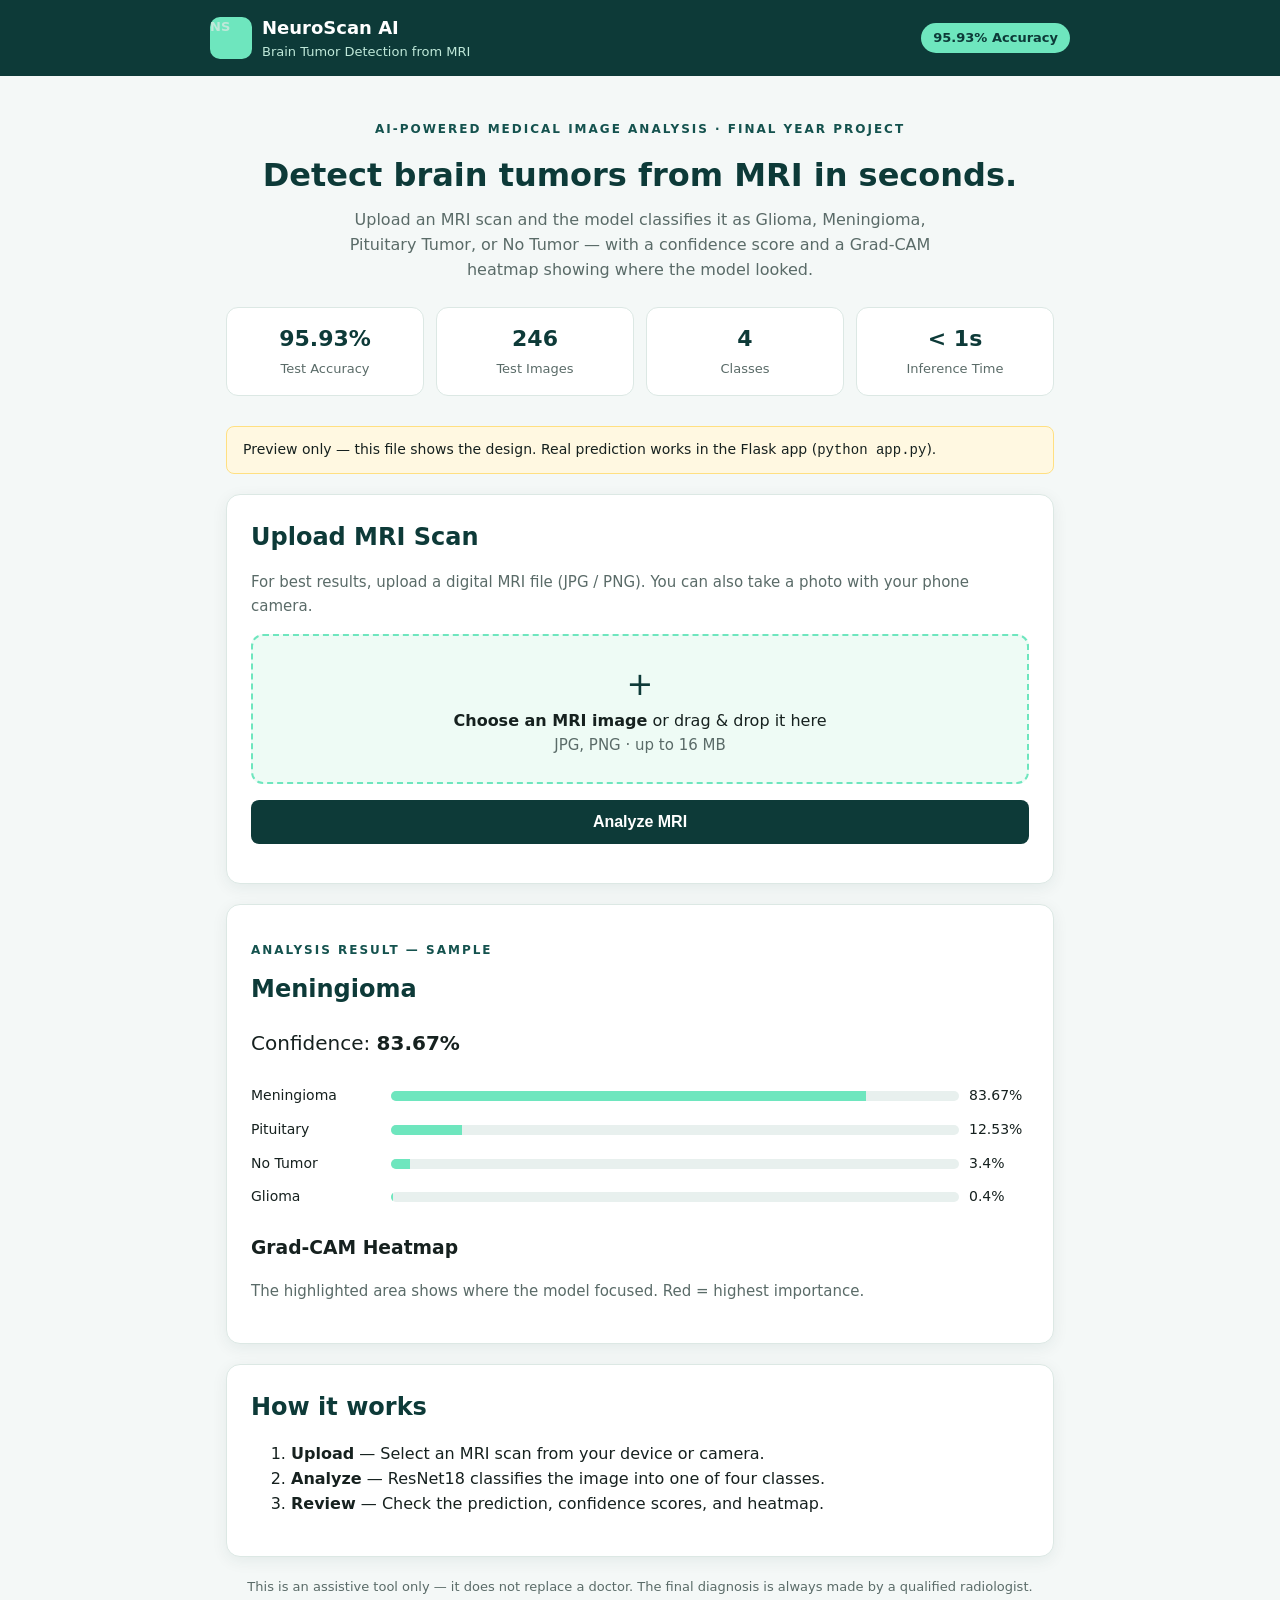
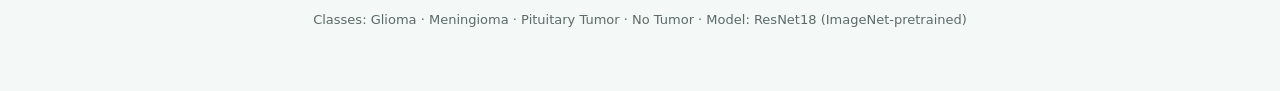
<file: ui-preview.html>
<!DOCTYPE html>
<html lang="en">
<head>
<meta charset="utf-8">
<meta name="viewport" content="width=device-width, initial-scale=1">
<title>NeuroScan AI — Brain Tumor Detection from MRI (Preview)</title>
<style>
* { box-sizing: border-box; }
body { font-family: "Segoe UI", system-ui, sans-serif; background: #f4f8f7; color: #16211f; margin: 0; line-height: 1.55; }
.topbar { background: #0d3a38; color: #fff; padding: 14px 16px; }
.topbar-inner { max-width: 860px; margin: 0 auto; display: flex; justify-content: space-between; align-items: center; gap: 12px; flex-wrap: wrap; }
.brand { display: flex; align-items: center; gap: 10px; }
.brand-mark { width: 42px; height: 42px; background: #6ee6be; color: #0d3a38; border-radius: 10px; display: flex; align-items: center; justify-content: center; font-weight: 800; }
.brand strong { display: block; font-size: 18px; }
.brand span { display: block; font-size: 13px; color: #bfe8d9; }
.badge { background: #6ee6be; color: #0d3a38; border-radius: 999px; padding: 5px 12px; font-size: 13px; font-weight: 700; }
.container { max-width: 860px; margin: 0 auto; padding: 0 16px 48px; }
.hero { text-align: center; padding: 32px 0 16px; }
.eyebrow { text-transform: uppercase; letter-spacing: 2px; font-size: 12px; font-weight: 700; color: #14524e; }
.hero h1 { font-size: 32px; color: #0d3a38; margin: 8px 0; }
.lead { color: #5a6b68; max-width: 620px; margin: 0 auto; }
.stats { display: grid; grid-template-columns: repeat(4, 1fr); gap: 12px; margin-top: 24px; }
.stat { background: #fff; border: 1px solid #dce8e4; border-radius: 12px; padding: 14px 8px; }
.stat strong { display: block; font-size: 22px; color: #0d3a38; }
.stat span { font-size: 13px; color: #5a6b68; }
.card { background: #fff; border: 1px solid #dce8e4; border-radius: 14px; padding: 24px; margin: 20px 0; box-shadow: 0 4px 16px rgba(13,58,56,.07); }
.card h2 { margin: 0 0 6px; color: #0d3a38; }
.muted { color: #5a6b68; font-size: 15px; }
.dropzone { display: block; text-align: center; border: 2px dashed #6ee6be; border-radius: 12px; background: #eefbf5; padding: 24px 16px; cursor: pointer; margin: 16px 0; }
.dropzone span { display: block; }
button { display: inline-block; background: #0d3a38; color: #fff; border: none; border-radius: 8px; padding: 13px 26px; font-size: 16px; font-weight: 600; cursor: pointer; width: 100%; }
button:hover { background: #14524e; }
.bar-row { display: grid; grid-template-columns: 130px 1fr 60px; align-items: center; gap: 10px; padding: 6px 0; font-size: 14px; }
.bar { height: 10px; background: #e8f0ee; border-radius: 999px; overflow: hidden; }
.bar-fill { height: 100%; background: #6ee6be; }
.bar-row:first-child .bar-fill { background: #0d3a38; }
.note { background: #fff8e1; border: 1px solid #ffe082; border-radius: 8px; padding: 12px 16px; font-size: 14px; }
footer { text-align: center; color: #5a6b68; font-size: 13px; }
@media (max-width: 600px) { .stats { grid-template-columns: repeat(2, 1fr); } .hero h1 { font-size: 26px; } }
</style>
</head>
<body>
<header class="topbar"><div class="topbar-inner">
<div class="brand"><span class="brand-mark">NS</span><div><strong>NeuroScan AI</strong><span>Brain Tumor Detection from MRI</span></div></div>
<span class="badge">95.93% Accuracy</span>
</div></header>
<main class="container">
<section class="hero">
<p class="eyebrow">AI-Powered Medical Image Analysis &middot; Final Year Project</p>
<h1>Detect brain tumors from MRI in seconds.</h1>
<p class="lead">Upload an MRI scan and the model classifies it as Glioma, Meningioma, Pituitary Tumor, or No Tumor — with a confidence score and a Grad-CAM heatmap showing where the model looked.</p>
<div class="stats">
<div class="stat"><strong>95.93%</strong><span>Test Accuracy</span></div>
<div class="stat"><strong>246</strong><span>Test Images</span></div>
<div class="stat"><strong>4</strong><span>Classes</span></div>
<div class="stat"><strong>&lt; 1s</strong><span>Inference Time</span></div>
</div>
</section>
<p class="note">Preview only — this file shows the design. Real prediction works in the Flask app (<code>python app.py</code>).</p>
<section class="card">
<h2>Upload MRI Scan</h2>
<p class="muted">For best results, upload a digital MRI file (JPG / PNG). You can also take a photo with your phone camera.</p>
<label class="dropzone" for="file"><span style="font-size:32px;color:#0d3a38;">+</span><span><strong>Choose an MRI image</strong> or drag &amp; drop it here</span><span class="muted">JPG, PNG &middot; up to 16 MB</span></label>
<input type="file" id="file" accept="image/*" style="display:none">
<button onclick="document.getElementById('result').style.display='block'">Analyze MRI</button>
<p class="muted" id="filename"></p>
</section>
<section class="card" id="result" style="display:block">
<p class="eyebrow">Analysis Result — Sample</p>
<h2>Meningioma</h2>
<p style="font-size:20px">Confidence: <b>83.67%</b></p>
<div class="bar-row"><span>Meningioma</span><div class="bar"><div class="bar-fill" style="width:83.67%"></div></div><span>83.67%</span></div>
<div class="bar-row"><span>Pituitary</span><div class="bar"><div class="bar-fill" style="width:12.53%"></div></div><span>12.53%</span></div>
<div class="bar-row"><span>No Tumor</span><div class="bar"><div class="bar-fill" style="width:3.4%"></div></div><span>3.4%</span></div>
<div class="bar-row"><span>Glioma</span><div class="bar"><div class="bar-fill" style="width:0.4%"></div></div><span>0.4%</span></div>
<h3>Grad-CAM Heatmap</h3>
<p class="muted">The highlighted area shows where the model focused. Red = highest importance.</p>
</section>
<section class="card">
<h2>How it works</h2>
<ol><li><strong>Upload</strong> — Select an MRI scan from your device or camera.</li><li><strong>Analyze</strong> — ResNet18 classifies the image into one of four classes.</li><li><strong>Review</strong> — Check the prediction, confidence scores, and heatmap.</li></ol>
</section>
<footer><p>This is an assistive tool only — it does not replace a doctor. The final diagnosis is always made by a qualified radiologist.</p><p>Classes: Glioma &middot; Meningioma &middot; Pituitary Tumor &middot; No Tumor &middot; Model: ResNet18 (ImageNet-pretrained)</p></footer>
</main>
<script>
document.getElementById('file').addEventListener('change', function(e){
  if(e.target.files.length){ document.getElementById('filename').textContent = 'Selected: ' + e.target.files[0].name; }
});
</script>
</body>
</html>
</file>
